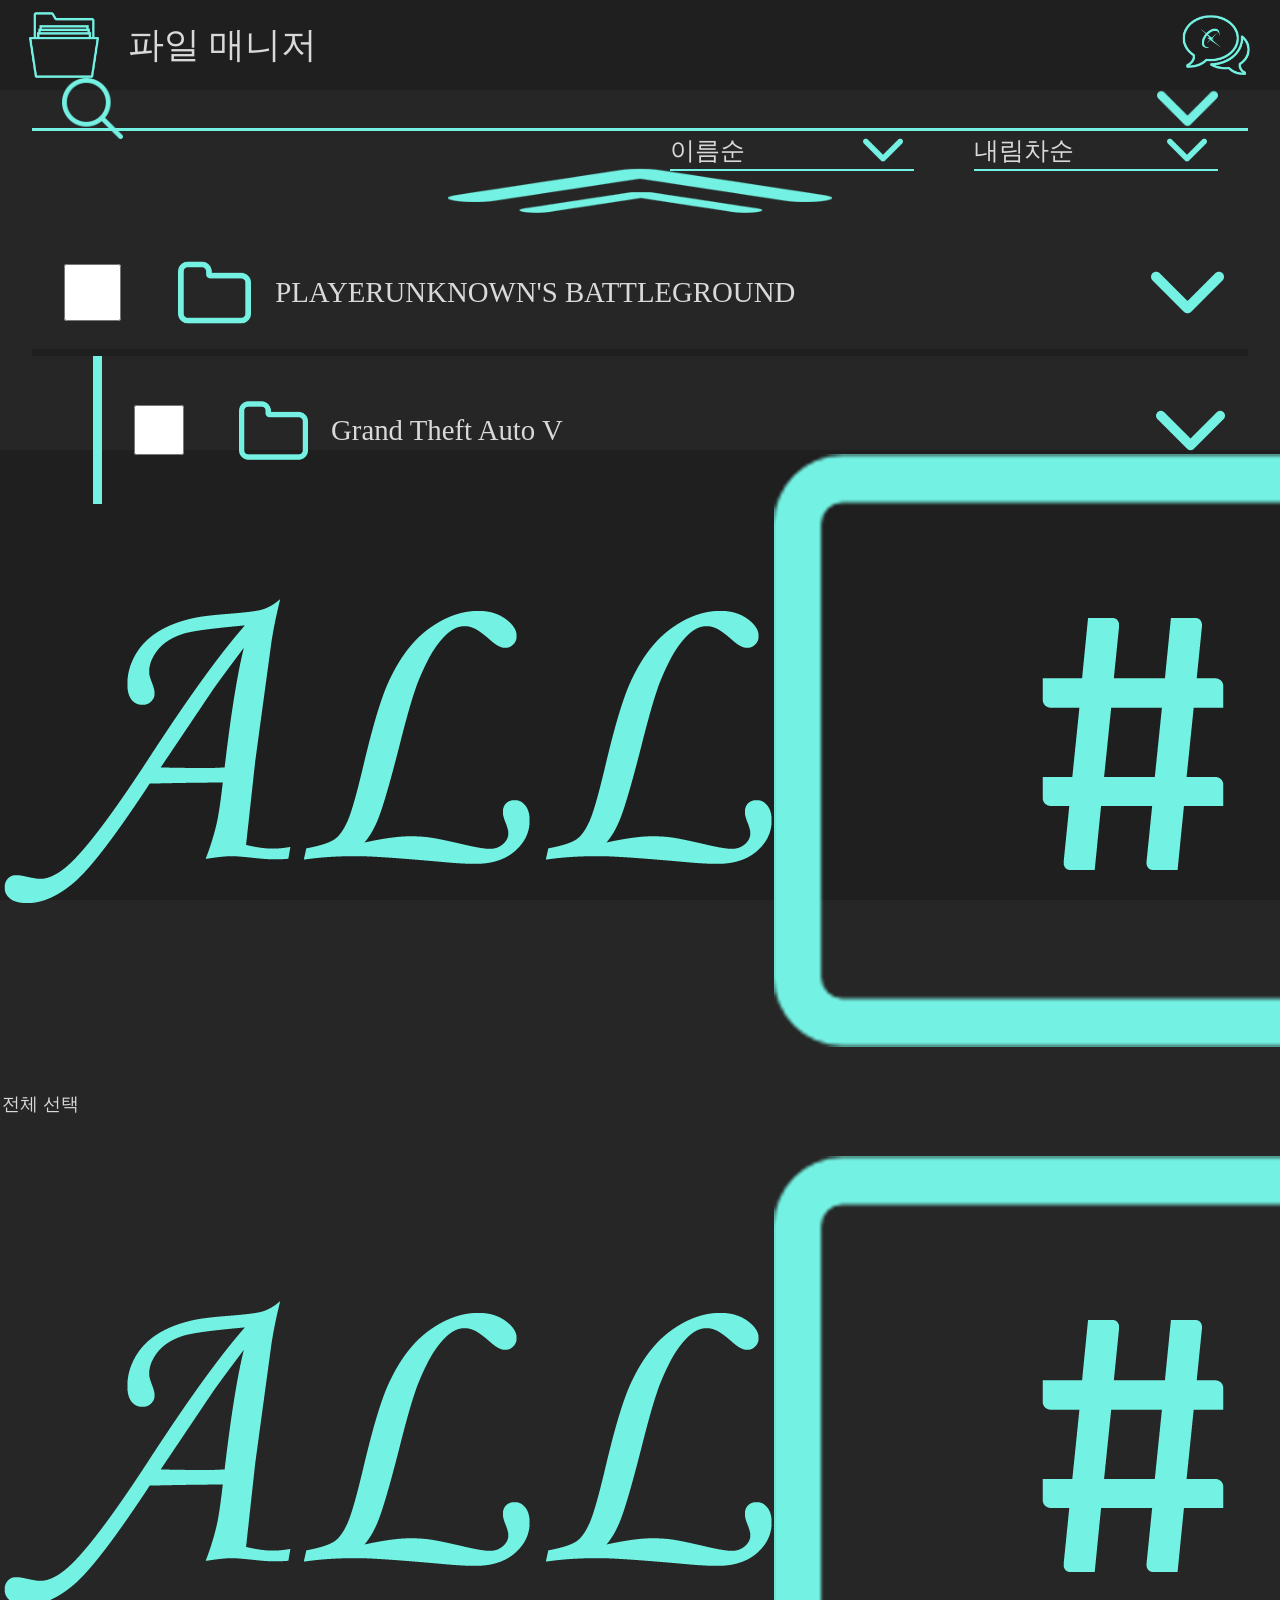
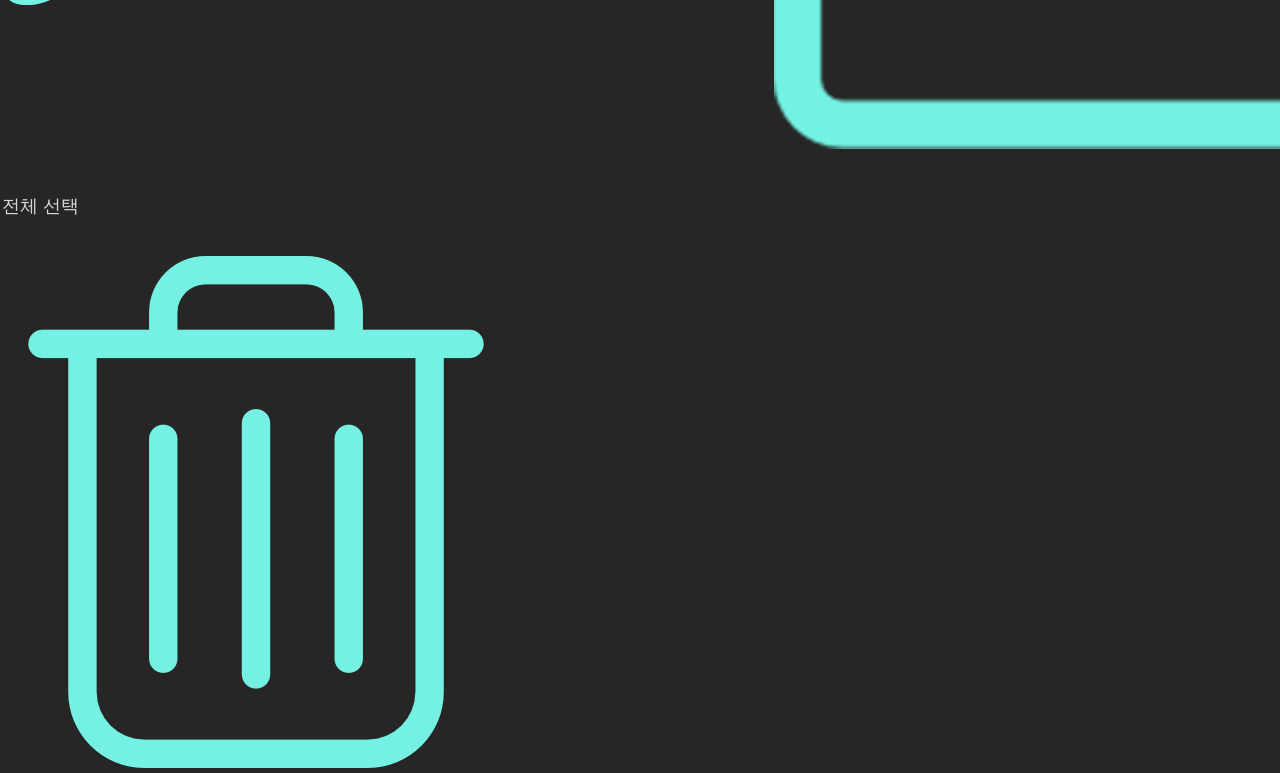
<file: XmobileWebDesign/pages/fileExplorer.html>
<!DOCTYPE html>
<html lang="en">

<head>
    <meta charset="UTF-8">
    <title>fileExplorer</title>
    <link href="../common/css/base.css" rel="stylesheet">
    <link href="../common/css/baseHeader.css" rel="stylesheet">
    <link href="../common/css/fileExplorer.css" rel="stylesheet">
    <script src="../common/script/jquery-3.2.1.min.js"></script>
    <script src="../common/script/fileExplorerBase.js"></script>
</head>
<body>
    <div id="fileExplorer_menu">
        <div id="menu_container">
            <table id="icon_container">
                <tr class="menu_icon">
                    <td>
                        <img src="../common/images/DarkTheme/all.png">
                    </td>
                    <td>
                        <img src="../common/images/DarkTheme/tag.png">
                    </td>
                    <td>
                        <img src="../common/images/DarkTheme/history.png">
                    </td>
                </tr>
                <tr class="icon_name">
                    <td>전체 선택</td>
                    <td>태그 수정</td>
                    <td>로그</td>
                </tr>
                <tr class="menu_icon">
                    <td>
                        <img src="../common/images/DarkTheme/all.png">
                    </td>
                    <td>
                        <img src="../common/images/DarkTheme/tag.png">
                    </td>
                    <td>
                        <img src="../common/images/DarkTheme/history.png">
                    </td>
                </tr>
                <tr class="icon_name">
                    <td>전체 선택</td>
                    <td>태그 수정</td>
                    <td>로그</td>
                </tr>
            </table>
            <div id="trash_btn">
                <img src="../common/images/DarkTheme/trash.png">
            </div>
        </div>
    </div>
    <div id="wrap">
        <header>
            <div id="header_left">
                <img src="../common/images/DarkTheme/folder.png">
            </div>
            <div id="header_title">
                파일 매니저
            </div>
            <div id="header_right">
                <img src="../common/images/DarkTheme/message_logo.png">
            </div>
        </header>
        <section>
            <div id="search_container">
                <div id="search_form">
                    <div id="search_icon">
                        <img src="../common/images/DarkTheme/search.png">
                    </div>
                    <input type="text" id="search_area">
                    <div id="search_arrow">
                        <img src="../common/images/DarkTheme/arrow_light.png">
                    </div>
                </div>
            </div>
            <div id="search_menu">
                <select name="align_setting" class="setting_align">
                    <option value="align_down">내림차순</option>
                </select>
                <select name="align_setting" class="setting_align">
                    <option value="align_name">이름순</option>
                </select>
            </div>
            <div id="search_double">
                <img src="../common/images/DarkTheme/double_arrow.png">
            </div>
            <div id="file_explorer">
                <ul>
                    <li class="node">
                        <div class="super_node">
                            <div class="node_check_box">
                                <input type="checkbox" value="none" name="check">
                            </div>
                            <div class="node_icon">
                                <img src="../common/images/DarkTheme/folder_light.png">
                            </div>
                            <div class="node_name">
                                PLAYERUNKNOWN'S BATTLEGROUND
                            </div>
                            <div class="node_menu">
                                <img src="../common/images/DarkTheme/arrow_light.png">
                            </div>
                        </div>
                        <ul class="sub_directory">
                            <li class="sub_node">
                                <div class="node_check_box">
                                    <input type="checkbox" value="none" name="check">
                                </div>
                                <div class="node_icon">
                                    <img src="../common/images/DarkTheme/folder_light.png">
                                </div>
                                <div class="node_name">
                                    Grand Theft Auto V
                                </div>
                                <div class="node_menu">
                                    <img src="../common/images/DarkTheme/arrow_light.png">
                                </div>
                            </li>
                        </ul>
                    </li>
                </ul>
            </div>
        </section>
    </div>
</body>

</html>
</file>
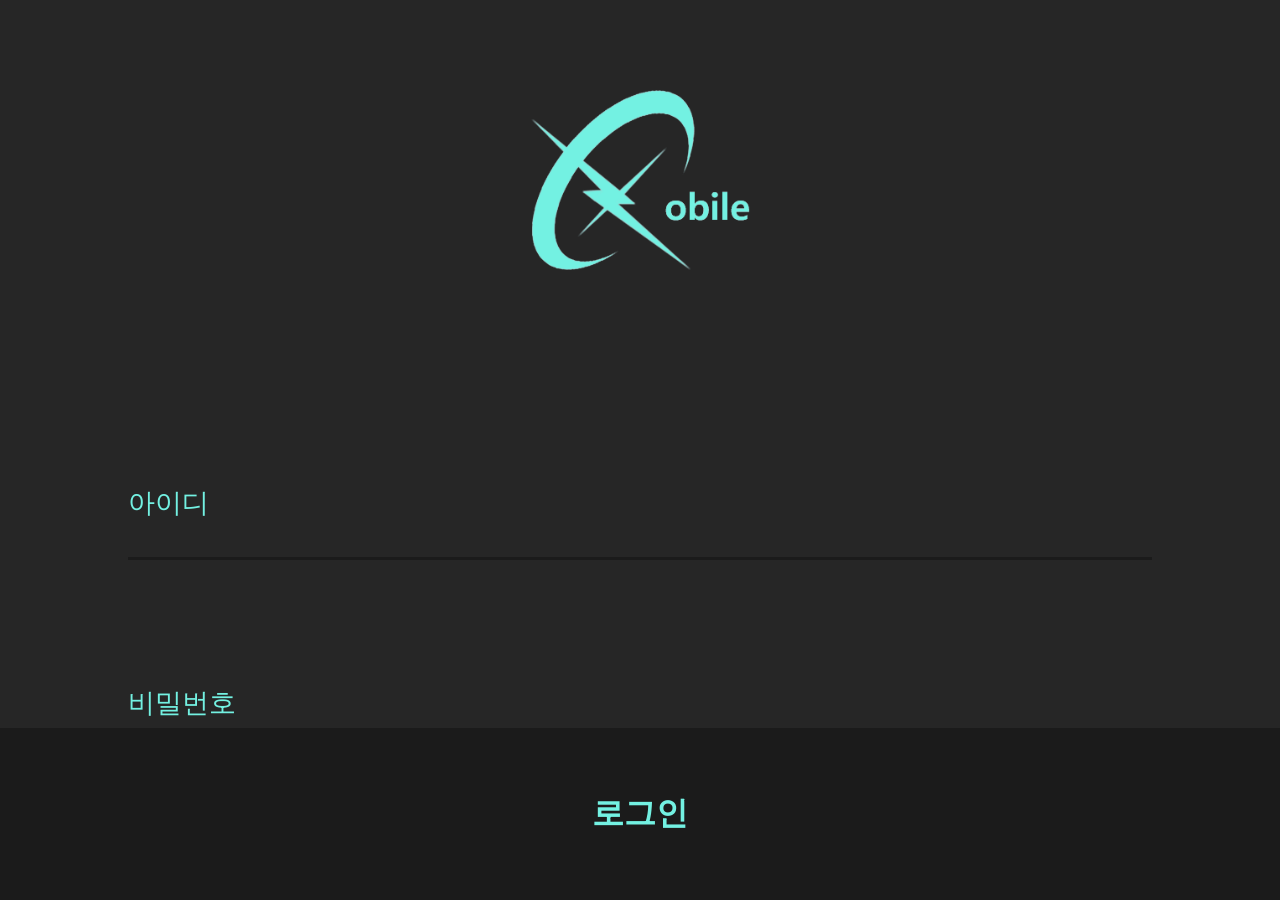
<file: XmobileWebDesign/pages/login.html>
<!DOCTYPE html>
<html lang="en">

<head>
    <meta charset="UTF-8">
    <title>Login</title>
    <link href="../common/css/base.css" rel="stylesheet">
    <link href="../common/css/login.css" rel="stylesheet">
    <script src="../common/script/jquery-3.2.1.min.js"></script>
    <script src="../common/script/login.js"></script>
</head>

<body>
    <section id="login_page" class="box">
        <div class="login_logo">
            <img src="../common/images/DarkTheme/logo.png" alt="no image">
        </div>

        <form id="login_form" class="wrap">

            <input type="text" name="id" class="id_input" placeholder="아이디">

            <input type="password" name="pw" class="pw_input" placeholder="비밀번호">

            <button type="submit" class="login_submit">로그인</button>

        </form>
    </section>
</body>

</html>
</file>
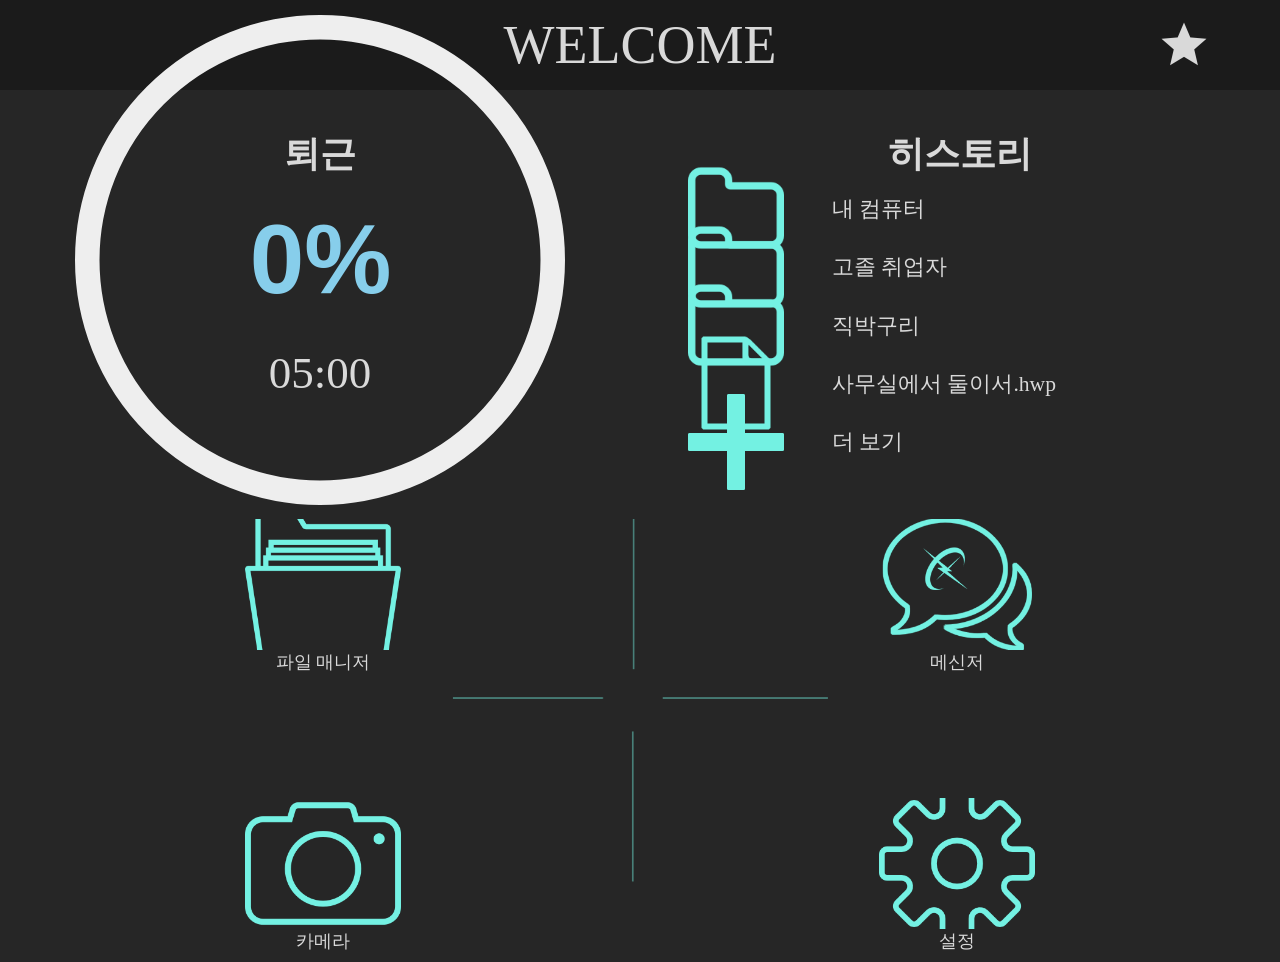
<file: XmobileWebDesign/pages/main.html>
<!DOCTYPE html>
<html>
    <head>
        <meta charset="utf-8">
        <title>Main</title>
        <link href="https://fonts.googleapis.com/icon?family=Material+Icons"
      rel="stylesheet">
        <link rel="stylesheet" type="text/css" href="../common/css/base.css">
        <link rel="stylesheet" type="text/css" href="../common/css/main.css">
        <script src="../common/script/jquery-3.2.1.min.js"></script>
        <script src="../common/script/jquery.knob.min.js"></script>
        <script src="../common/script/mainScript.js"></script>
    </head>
    <body>
        <div id="wrap">
            <header id="main_header">
                <div id="empty_space"></div>
                <div id="header_title">
                    <div>WELCOME</div>
                </div>
                <div id="bookmark">
                    <i class="material-icons" style="font-size:3em">star</i>
                </div>
            </header>
            <section id="main_content">
                <div id="top_container">
                    <div id="progress_container">
                        <h1>퇴근</h1>
                        <input type="text" class="dial"
                               data-skin="tron"
                               data-thickness=".1"
                               data-rotation=anticlockwise
                               data-linecap=round
                               data-displayPrevious=true>
                        <p class="end_time">05:00</p>
                    </div>
                    <div id="history_container">
                        <h1>히스토리</h1>
                        <ul>
                            <li>
                                <div class="history_icon">
                                    <img src="../common/images/DarkTheme/folder_light.png">
                                </div>
                                <div class="history_title">내 컴퓨터</div>
                            </li>
                            <li>
                                <div class="history_icon">
                                    <img src="../common/images/DarkTheme/folder_light.png">
                                </div>
                                <div class="history_title">고졸 취업자</div>
                            </li>
                            <li>
                                <div class="history_icon">
                                    <img src="../common/images/DarkTheme/folder_light.png">
                                </div>
                                <div class="history_title">직박구리</div>
                            </li>
                            <li>
                                <div class="history_icon">
                                    <img src="../common/images/DarkTheme/file.png">
                                </div>
                                <div class="history_title">사무실에서 둘이서.hwp</div>
                            </li>
                            <li>
                                <div class="history_icon">
                                    <img src="../common/images/DarkTheme/plus_light.png">
                                </div>
                                <div class="history_title">더 보기</div>
                            </li>
                        </ul>
                    </div>
                </div>
                <div id="bottom_container">
                    <ul class="icon_container" id="first">
                        <li class="icon_btn">
                            <div class="icon">
                                <img src="../common/images/DarkTheme/folder.png" style="width:30%">
                            </div>
                            <div class="icon_title">
                                파일 매니저
                            </div>
                        </li>
                    </ul>
                    <ul class="icon_container" id="second">
                        <li class="icon_btn">
                            <div class="icon">
                                <img src="../common/images/DarkTheme/message_logo.png" style="width:30%">
                            </div>
                            <div id="icon_title">
                                메신저
                            </div>
                        </li>
                    </ul>
                    <ul class="icon_container" id="third">
                        <li class="icon_btn">
                            <div class="icon">
                                <img src="../common/images/DarkTheme/photocarmera_light.png" style="width:30%">
                            </div>
                            <div class="icon_title">
                                카메라
                            </div>
                        </li>
                    </ul>
                    <ul class="icon_container" id="fourth">
                        <li class="icon_btn">
                            <div class="icon">
                                <img src="../common/images/DarkTheme/settings.png" style="width:30%">
                            </div>
                            <div class="icon_title">
                                설정
                            </div>
                        </li>
                    </ul>
                </div>
            </section>
        </div>
    </body>
</html>
</file>
<file: XmobileWebDesign/common/css/base.css>
*{
    margin: 0 auto;
    padding: 0;
    list-style: none;
    color: #D9D9D9;
    box-sizing:border-box;
}

body,html{
	
	background-color: #262626;
    width: 100%;
    height: 100%;
	position: relative;
	font-size: 18px;
	min-width: 480px;
}

input, button{
	border: none;
	outline: inherit;
	cursor: pointer;
}

a{
	color: inherit;
	cursor: pointer;
	text-decoration: none;
}

#wrap {
    position:absolute;
    width:100%;
    height:100%;
}
</file>
<file: XmobileWebDesign/common/css/baseHeader.css>
header {
    position:relative;
    width:100%;
    height:10%;
    background-color:#1f1f1f;
}

#header_left, #header_right {
    width:10%;
    height:100%;
    display:flex;
    align-items:center;
    float:left;
}

#header_left img, #header_right img {
    position:relative;
    width:55%;
}

#header_title {
    position:relative;
    width:80%;
    height:100%;
    float:left;
    display:flex;
    align-items:center;
    font-size:2em;
    overflow-x:hidden;
}
</file>
<file: XmobileWebDesign/common/css/fileExplorer.css>
#fileExplorer_menu {
    position:absolute;
    width:100%;
    height:50%;
    top:50%;
    left:0;
    bottom:0;
    right:0;
    background-color:#1f1f1f;
}

#menu_container {
    position:relative;
    width:100%;
    height:100%;
}

#icon_container {
    position:relative;
    width:100%;
    height:85%;
    float:left;
}

.menu_icon {
    position:relative;
    width:100%;
    height:30%;
    float:left;
}

#menu_icon td {
    position:relative;
    width:calc(100%/3);
    height:100%;
    float:left;
    overflow:hidden;
}

.icon_name {
    position:relative;
    width:calc(100%/3);
    height:10%;
}

section {
    position:relative;
    width:100%;
    height:90%;
}

#search_container {
    position:relative;
    width:95%;
    height:5%;
}

#search_icon {
    width:10%;
    height:100%;
    display:flex;
    align-items:center;
    float:left;
}

#search_form {
    width:100%;
    height:100%;
    display:flex;
    align-items:center;
    border-bottom:0.2em solid #73F1E2;
    float:left;
}

#search_icon img {
    position:relative;
    width:50%;
}

#search_area {
    width:80%;
    height:100%;
    background:none;
    border:none;
    font-size:1.6em;
    float:left;
    color:#73F1E2;
}

#search_arrow {
    width:10%;
    height:100%;
    display:flex;
    align-items:center;
    float:left;
}

#search_arrow img {
    width:50%;
}

#search_start {
    width:100%;
    height:50%;
    text-align:center;
}

#search_menu {
    position:relative;
    width:95%;
    height:5%;
}

.setting_align {
    background-image:url("../images/DarkTheme/arrow_light.png");
    background-repeat:no-repeat;
    background-color:#262626;
    background-size:1.6em 1.6em;
    background-position:95% 50%;
    float:right;
    font-size:1.4em;
    border:0;
    width:20%;
    height:100%;
    border:none;
    -webkit-appearance:none;
    -moz-appearance:none;
    appearance:none;
    margin:0 2.5%;
    border-bottom:0.1em solid #73F1E2;
}

#search_double {
    position:relative;
    width:100%;
    height:5%;
    text-align:center;
    float:right;
    display:flex;
    align-items:center;
}

#search_double img {
    text-align:center;
    width:30%;
    -moz-transform:rotate(180deg);
    -ms-transform:rotate(180deg);
    -webkit-transform:rotate(180deg);
    transform:rotate(180deg);
}

#file_explorer {
    position:relative;
    width:100%;
    min-height:85%;
    float:left;
}

#file_explorer ul {
    position:relative;
    width:95%;
    height:100%;
    overflow:scroll;
}

.node {
    position:relative;
    width:100%;
    height:auto;
    padding:2% 0;
    float:left;
}

.super_node {
    position:relative;
    width:100%;
    height:120px;
    border-bottom:0.4em solid #1f1f1f;
}

.node_check_box {
    position:relative;
    width:10%;
    height:100%;
    float:left;
    text-align:center;
    display:flex;
    align-items:center;
}

.node_check_box input {
    position:relative;
    width:50%;
    height:50%;
    font-size:2em;
    background-color:#73F1E2;
    border:none;
    border:0.3em solid #73F1E2;
    border-radius:15px;
    float:left;
}

.node_check_box input:checked {
    background-color:#73F1E2;
}

.node_icon {
    position:relative;
    width:10%;
    height:100%;
    display:flex;
    align-items:center;
    float:left;
}

.node_icon img {
    width:60%;
}

.node_name {
    position:relative;
    max-width:80%;
    height:100%;
    float:left;
    display:flex;
    align-items:center;
    font-size:1.6em;
    overflow:hidden;
}

.node_menu {
    position:relative;
    width:10%;
    height:100%;
    display:flex;
    align-items:center;
    float:right;
}

.node_menu img {
    position:relative;
    width:60%;
}

.sub_directory {
    position:relative;
    width:100%;
    height:auto;
    padding:2% 0;
    border-left:0.5em solid #73F1E2;
    text-align:right;
    float:right;
}

.sub_node {
    position:relative;
    width:100%;
    height:100px;
    float:right;
}
</file>
<file: XmobileWebDesign/common/css/login.css>
::-webkit-input-placeholder { /* Chrome/Opera/Safari */
	color: #73F1E2;
}
::-moz-placeholder { /* Firefox 19+ */
	color: #73F1E2;
}
:-ms-input-placeholder { /* IE 10+ */
	color: #73F1E2;
}
:-moz-placeholder { /* Firefox 18- */
	color: #73F1E2;
}

#login_page {
	height: 100%;
	text-align: center;
}

.login_logo{
	height: 40%;
	position: relative;
}

.login_logo img{
	height: 50%;
	position: absolute;
	top: 50%;
	transform: translate(-50%, -50%);
}

#login_form *{
	color: #73F1E2;
}

#login_form {
	width: 100%;
	height: 60%;
	padding: 5% 0 0 0;
	box-sizing: border-box;
	background-color: #262626;
	position: relative;
}

#login_form input{
	padding: 5% 0 3% 0;
	font-size: 100%;
	background-color: #262626;
	border-bottom: 3px solid #1B1B1B;
	width: 80%;
	font-size: 150%;
}

#login_form input:nth-child(2n){
	margin-top: 5%;
}

.login_submit{
	width: 100%;
	padding: 5% 0;
	font-size: 180%;
	font-weight: bold;
	background-color: #1B1B1B;
	position: absolute;
	left: 0; 	bottom: 0;
}

@media screen and (max-height : 500px) {
	::-webkit-input-placeholder { /* Chrome/Opera/Safari */
		color: #73F1E2;
		font-size: 50%;
	}
	::-moz-placeholder { /* Firefox 19+ */
		color: #73F1E2;
		font-size: 50%;
	}
	:-ms-input-placeholder { /* IE 10+ */
		color: #73F1E2;
		font-size: 50%;
	}
	:-moz-placeholder { /* Firefox 18- */
		color: #73F1E2;
		font-size: 50%;
	}
	#login_form input{
		font-size: 50%;
	}

	.login_submit{
		font-size: 80%;
	}

}
</file>
<file: XmobileWebDesign/common/css/main.css>
#wrap {
    position:relative;
    width:100%;
    height:100%;
    box-sizing:border-box;
}

#main_header {
    position:relative;
    width:100%;
    height:10%;
    background-color:#1b1b1b;
    text-align:center;
}

#empty_space {
    position:relative;
    width:15%;
    height:100%;
    float:left;
}

#header_title {
    position:relative;
    width:70%;
    height:100%;
    float:left;
    text-align:center;
    display:flex;
    align-items:center;
    font-size:3em;
}

#bookmark {
    position:relative;
    width:15%;
    height:100%;
    float:right;
    display:flex;
    align-items:center;
}

#main_content {
    position:relative;
    width:100%;
    height:90%;
    float:left;
}

#top_container {
    position:relative;
    width:100%;
    height:45%;
    float:left;
    padding: 40px 0 0 0;
    box-sizing: border-box;
    margin-bottom:5%;
}

#progress_container {
    width:50%;
    height:100%;
    float:left;
    position: relative;
}

#progress_container p{
    position: absolute;
    text-align: center;
    font-size: 2.5em;
    top: 75%;
    left: 50%;
    transform: translate(-50%, -50%);
}

#container {
    position:relative;
    transform: rotateY(180deg);
}

#history_container {
    width:50%;
    height:100%;
    float:left;
}

.history_icon {
    position:relative;
    float:left;
    width:30%;
    height:100%;
    text-align:center;
    display:flex;
    align-items:center;
}

.history_icon img {
    width:50%;
}

#history_container li {
    position:relative;
    width:100%;
    height:20%;
}

#history_container ul {
    position:relative;
    width:100%;
    height:90%;
}

.history_title {
    position:relative;
    width:70%;
    height:100%;
    float:left;
    font-size:1.2em;
    display:flex;
    align-items:center;
}
#main_content h1 {
    text-align:center;
    font-size:2em;
}

#bottom_container {
    width:90%;
    height:45%;
    float:left;
    margin-left:5%;
    background-image: url('../images/border.png');
    background-repeat:no-repeat;
    background-position:center;
    background-size:contain;
}

.icon_container {
    width:45%;
    height:45%;
    text-align:center;
    float:left;
    
}

.icon_btn {
    position:relative;
    width:100%;
    height:100%;
}

.icon {
    width:100%;
    height:80%;
    overflow:hidden;
    display:flex;
    align-items:center;
}

.icon_title {
    width:100%;
    height:20%;
}

#first {
    margin-right:5%;
    margin-bottom:5%;
}

#second {
    margin-left:5%;
    margin-bottom:5%;
}

#third {
    margin-right:5%;
    margin-top:5%;
}

#fourth {
    margin-left:5%;
    margin-top:5%;
}
</file>
